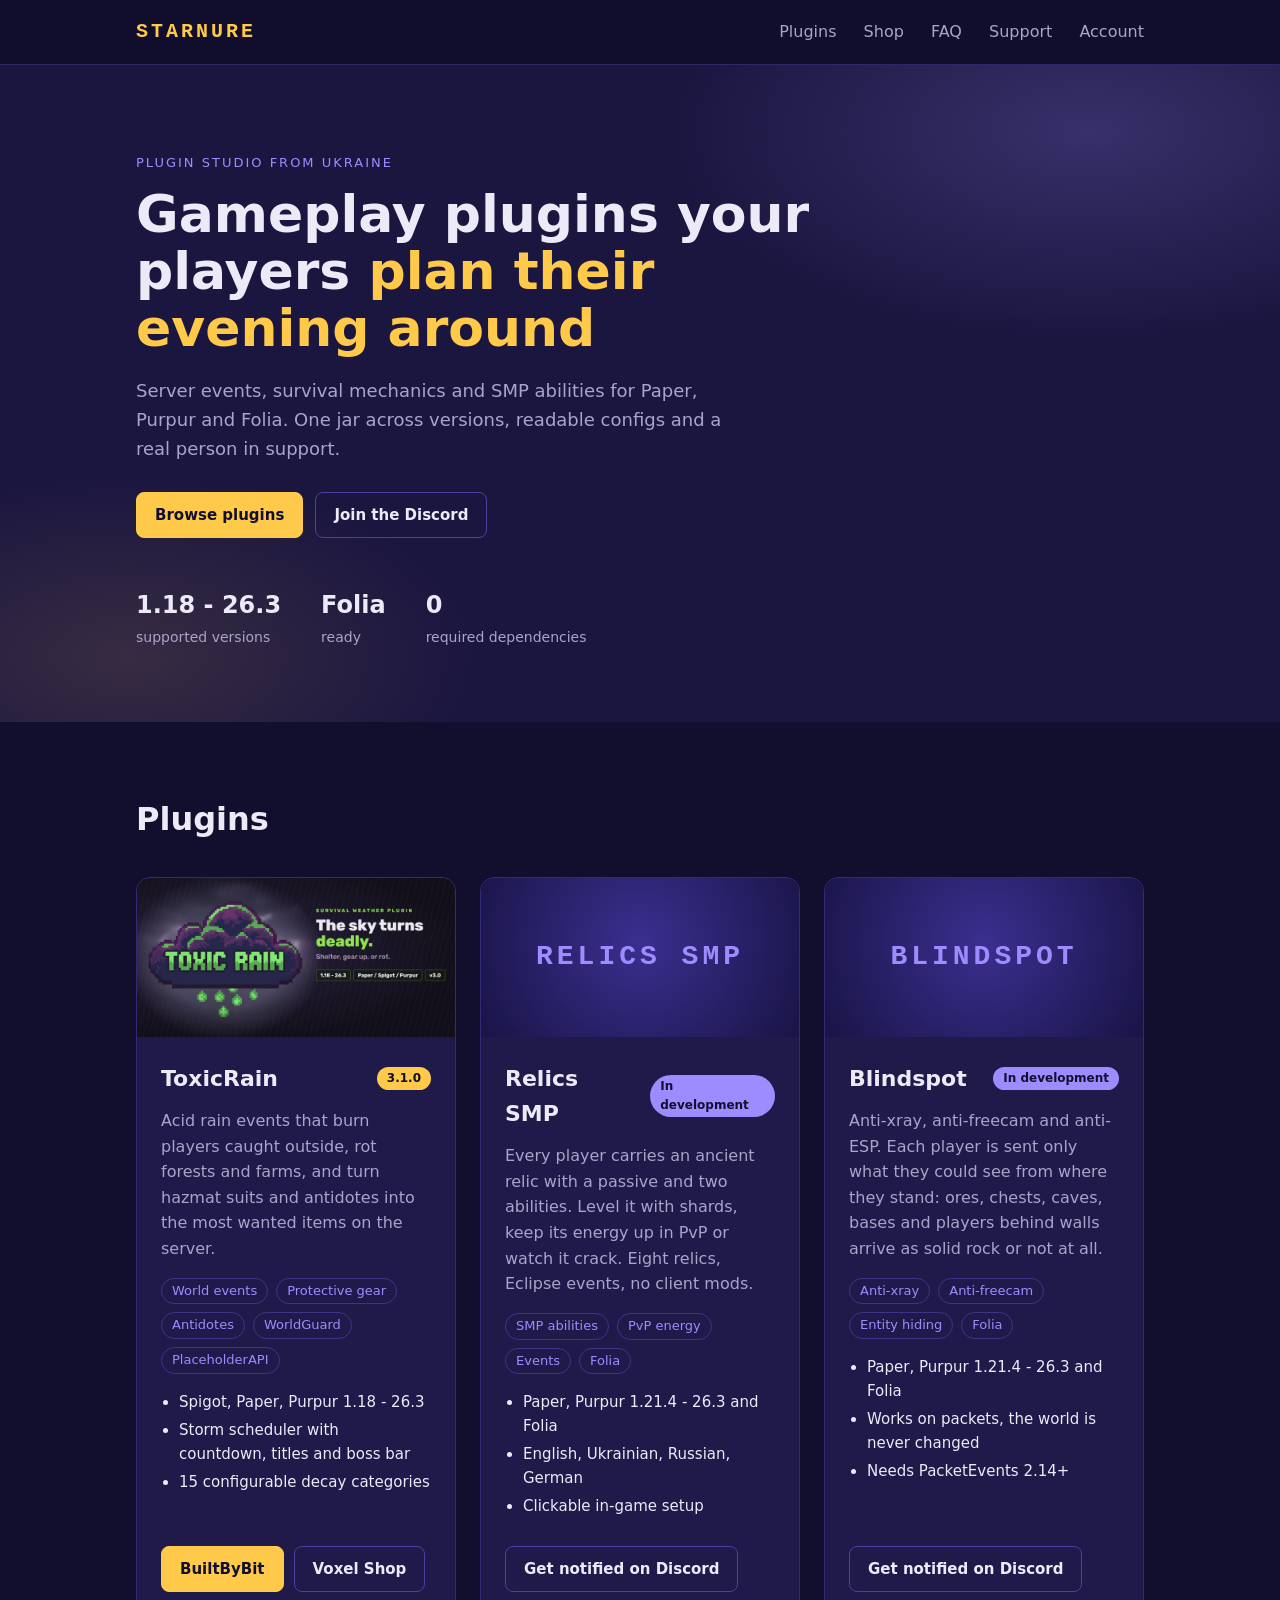
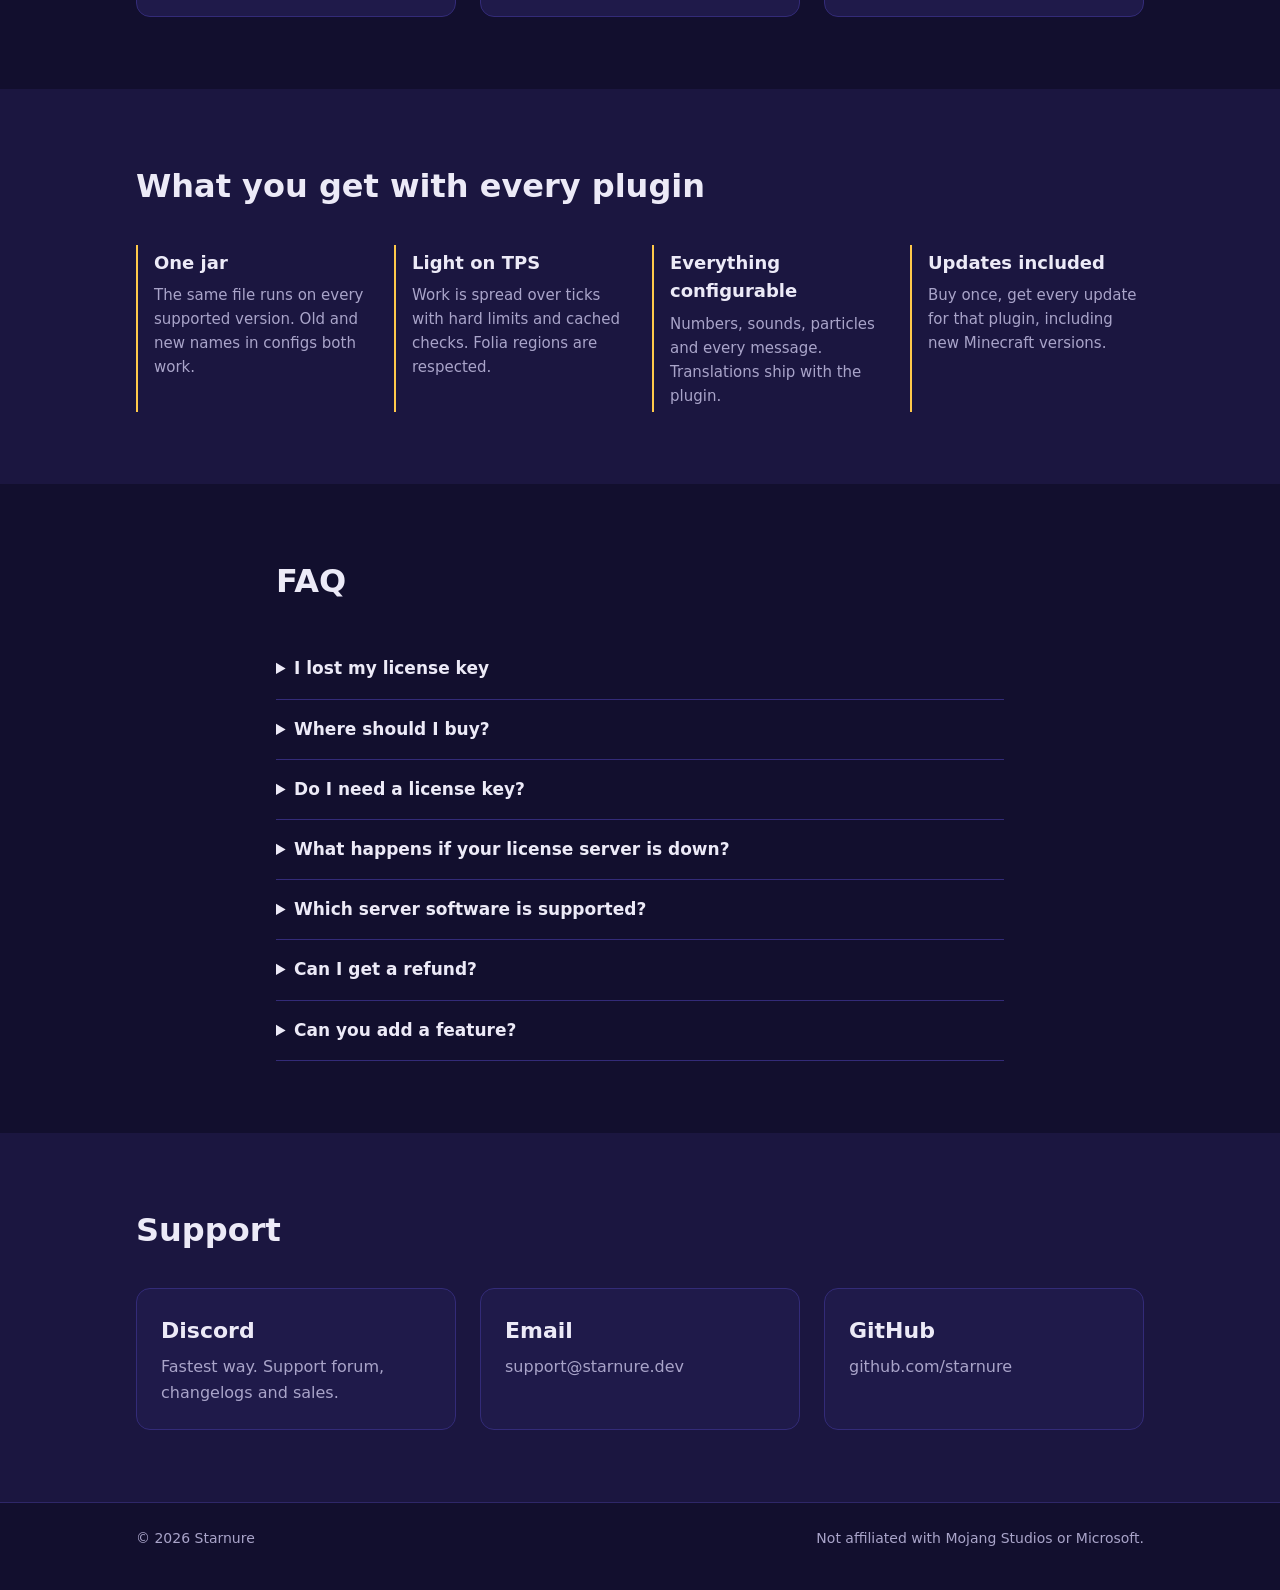
<file: index.html>
<!doctype html>
<html lang="en">
<head>
<meta charset="utf-8">
<meta name="viewport" content="width=device-width, initial-scale=1">
<title>Starnure - Minecraft plugins for Paper &amp; Folia</title>
<meta name="description" content="Starnure - premium Minecraft plugins for Paper, Purpur and Folia, made in Ukraine. ToxicRain, Relics SMP, Blindspot and more.">
<meta property="og:title" content="Starnure">
<meta property="og:description" content="Minecraft plugins for Paper, Purpur and Folia, made in Ukraine.">
<meta property="og:image" content="https://starnure.dev/img/toxicrain/cover.jpg">
<link rel="stylesheet" href="/style.css">
</head>
<body>
<header class="top">
  <div class="wrap">
    <a class="brand" href="/">STARNURE</a>
    <nav>
      <a href="#plugins">Plugins</a>
      <a href="/shop/">Shop</a>
      <a href="#faq">FAQ</a>
      <a href="#support">Support</a>
      <a href="/account/">Account</a>
    </nav>
  </div>
</header>

<div class="hero">
  <div class="wrap">
    <p class="eyebrow">Plugin studio from Ukraine</p>
    <h1>Gameplay plugins your players <span>plan their evening around</span></h1>
    <p class="lead">Server events, survival mechanics and SMP abilities for Paper, Purpur and Folia. One jar across versions, readable configs and a real person in support.</p>
    <div class="actions">
      <a class="btn" href="#plugins">Browse plugins</a>
      <a class="btn ghost" href="https://discord.gg/bHNzab9jDj">Join the Discord</a>
    </div>
    <ul class="stats">
      <li><b>1.18 - 26.3</b><span>supported versions</span></li>
      <li><b>Folia</b><span>ready</span></li>
      <li><b>0</b><span>required dependencies</span></li>
    </ul>
  </div>
</div>

<section id="plugins">
  <div class="wrap">
    <h2>Plugins</h2>
    <div class="grid">
      <article class="card product">
        <img src="/img/toxicrain/cover.jpg" alt="ToxicRain cover" loading="lazy">
        <div class="body">
          <div class="head"><h3>ToxicRain</h3><span class="badge">3.1.0</span></div>
          <p>Acid rain events that burn players caught outside, rot forests and farms, and turn hazmat suits and antidotes into the most wanted items on the server.</p>
          <ul class="tags">
            <li>World events</li><li>Protective gear</li><li>Antidotes</li><li>WorldGuard</li><li>PlaceholderAPI</li>
          </ul>
          <ul class="facts">
            <li>Spigot, Paper, Purpur 1.18 - 26.3</li>
            <li>Storm scheduler with countdown, titles and boss bar</li>
            <li>15 configurable decay categories</li>
          </ul>
          <div class="stores">
            <a class="btn" href="https://builtbybit.com/resources/toxicrain-deadly-weather-for-minecraft.60769/">BuiltByBit</a>
            <a class="btn ghost" href="https://voxel.shop/product/8824/toxicrain">Voxel Shop</a>
          </div>
        </div>
      </article>

      <article class="card product soon">
        <div class="placeholder"><span>Relics SMP</span></div>
        <div class="body">
          <div class="head"><h3>Relics SMP</h3><span class="badge lilac">In development</span></div>
          <p>Every player carries an ancient relic with a passive and two abilities. Level it with shards, keep its energy up in PvP or watch it crack. Eight relics, Eclipse events, no client mods.</p>
          <ul class="tags">
            <li>SMP abilities</li><li>PvP energy</li><li>Events</li><li>Folia</li>
          </ul>
          <ul class="facts">
            <li>Paper, Purpur 1.21.4 - 26.3 and Folia</li>
            <li>English, Ukrainian, Russian, German</li>
            <li>Clickable in-game setup</li>
          </ul>
          <div class="stores">
            <a class="btn ghost" href="https://discord.gg/bHNzab9jDj">Get notified on Discord</a>
          </div>
        </div>
      </article>

      <article class="card product soon">
        <div class="placeholder"><span>Blindspot</span></div>
        <div class="body">
          <div class="head"><h3>Blindspot</h3><span class="badge lilac">In development</span></div>
          <p>Anti-xray, anti-freecam and anti-ESP. Each player is sent only what they could see from where they stand: ores, chests, caves, bases and players behind walls arrive as solid rock or not at all.</p>
          <ul class="tags">
            <li>Anti-xray</li><li>Anti-freecam</li><li>Entity hiding</li><li>Folia</li>
          </ul>
          <ul class="facts">
            <li>Paper, Purpur 1.21.4 - 26.3 and Folia</li>
            <li>Works on packets, the world is never changed</li>
            <li>Needs PacketEvents 2.14+</li>
          </ul>
          <div class="stores">
            <a class="btn ghost" href="https://discord.gg/bHNzab9jDj">Get notified on Discord</a>
          </div>
        </div>
      </article>
    </div>
  </div>
</section>

<section class="alt">
  <div class="wrap">
    <h2>What you get with every plugin</h2>
    <div class="grid four">
      <div class="point"><h3>One jar</h3><p>The same file runs on every supported version. Old and new names in configs both work.</p></div>
      <div class="point"><h3>Light on TPS</h3><p>Work is spread over ticks with hard limits and cached checks. Folia regions are respected.</p></div>
      <div class="point"><h3>Everything configurable</h3><p>Numbers, sounds, particles and every message. Translations ship with the plugin.</p></div>
      <div class="point"><h3>Updates included</h3><p>Buy once, get every update for that plugin, including new Minecraft versions.</p></div>
    </div>
  </div>
</section>

<section id="faq">
  <div class="wrap narrow">
    <h2>FAQ</h2>
    <details>
      <summary>I lost my license key</summary>
      <p>Bought on starnure.dev? Sign in to <a href="/account/">your account</a> with the same Discord: every key and download is there. Bought elsewhere? Run <code>/verify</code> in our Discord again, you get the same key.</p>
    </details>
    <details>
      <summary>Where should I buy?</summary>
      <p>Wherever you prefer. BuiltByBit, Voxel Shop and starnure.dev get the same jar and the same updates. Buying on starnure.dev directly means the full price goes to development.</p>
    </details>
    <details>
      <summary>Do I need a license key?</summary>
      <p>Yes. Start the server once, paste the key into <code>plugins/&lt;plugin&gt;/license.yml</code> and restart. Bought on BuiltByBit or Voxel Shop? Run <code>/verify</code> in our Discord to get your key. One key works on 3 servers; ask in support if you need more.</p>
    </details>
    <details>
      <summary>What happens if your license server is down?</summary>
      <p>Nothing you would notice. After the first activation the plugin keeps working offline for 7 days and checks again in the background.</p>
    </details>
    <details>
      <summary>Which server software is supported?</summary>
      <p>Each plugin lists its versions above. ToxicRain runs on Spigot, Paper and Purpur 1.18 - 26.3. Relics SMP and Blindspot target Paper, Purpur 1.21.4 - 26.3 and Folia.</p>
    </details>
    <details>
      <summary>Can I get a refund?</summary>
      <p>If the plugin does not work on your server and we cannot fix it, write to support and we will refund you.</p>
    </details>
    <details>
      <summary>Can you add a feature?</summary>
      <p>Post it in the suggestions forum on Discord. Popular requests go into the next update.</p>
    </details>
  </div>
</section>

<section id="support" class="alt">
  <div class="wrap">
    <h2>Support</h2>
    <div class="grid three">
      <a class="card contact" href="https://discord.gg/bHNzab9jDj"><h3>Discord</h3><p>Fastest way. Support forum, changelogs and sales.</p></a>
      <a class="card contact" href="mailto:support@starnure.dev"><h3>Email</h3><p>support@starnure.dev</p></a>
      <a class="card contact" href="https://github.com/starnure"><h3>GitHub</h3><p>github.com/starnure</p></a>
    </div>
  </div>
</section>

<footer>
  <div class="wrap">
    <span>&copy; 2026 Starnure</span>
    <span>Not affiliated with Mojang Studios or Microsoft.</span>
  </div>
</footer>
</body>
</html>
</file>
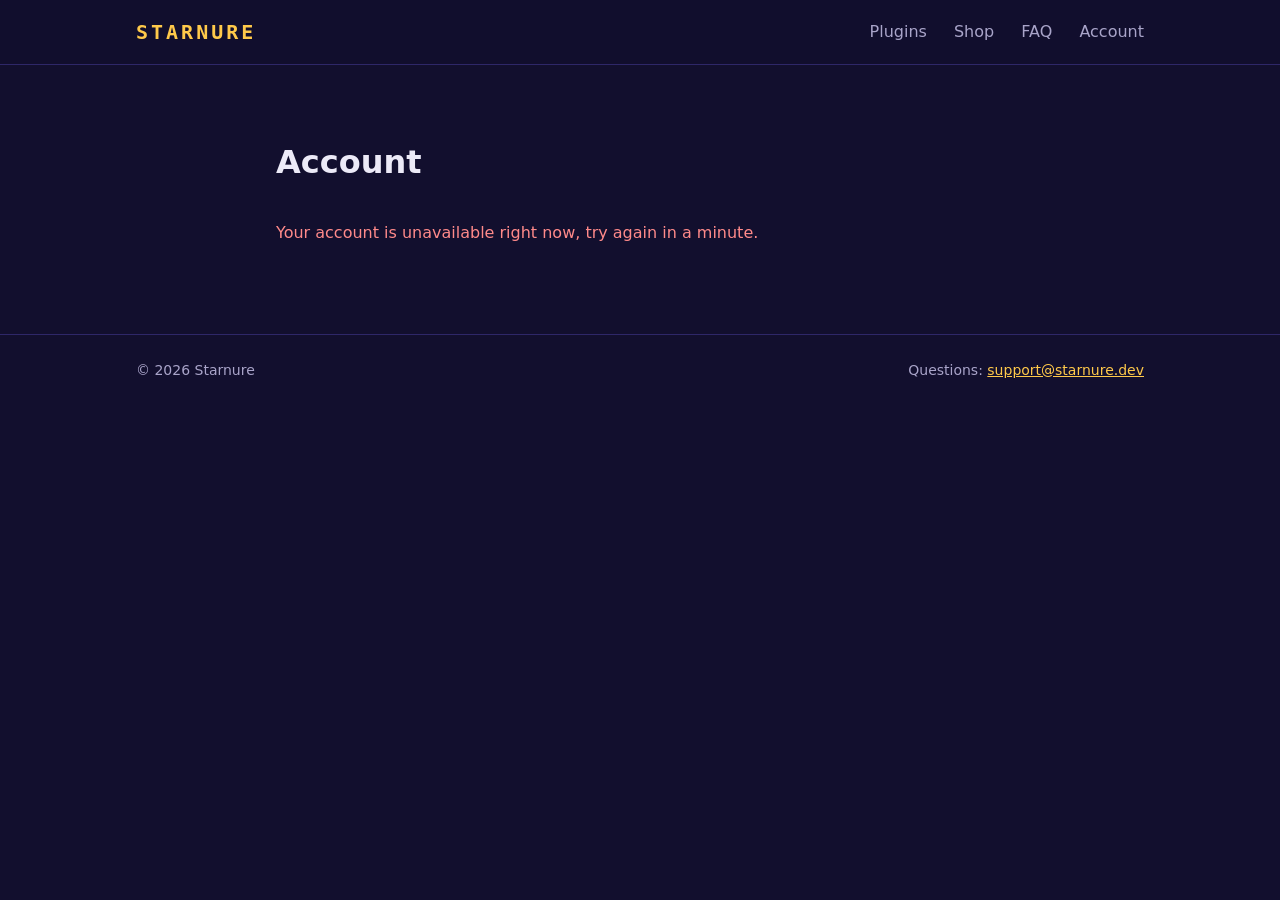
<file: account/index.html>
<!doctype html>
<html lang="en">
<head>
<meta charset="utf-8">
<meta name="viewport" content="width=device-width, initial-scale=1">
<title>Account - Starnure</title>
<meta name="robots" content="noindex">
<link rel="stylesheet" href="/style.css">
<style>
  .who { display: flex; align-items: center; gap: 14px; margin-bottom: 32px; }
  .who img { width: 48px; height: 48px; border-radius: 50%; }
  .who b { display: block; font-size: 18px; }
  .who button { margin-left: auto; }
  .lic { padding: 24px; margin-bottom: 16px; }
  .lic .head { margin-bottom: 12px; }
  .lic code { display: inline-block; font-size: 17px; padding: 6px 12px; user-select: all; }
  .lic .meta { color: var(--muted); font-size: 14px; margin: 12px 0 16px; }
  .row { display: flex; flex-wrap: wrap; gap: 10px; align-items: center; }
  .note { color: var(--muted); font-size: 15px; }
  .error { color: #FF8A8A; }
</style>
</head>
<body>
<header class="top">
  <div class="wrap">
    <a class="brand" href="/">STARNURE</a>
    <nav>
      <a href="/#plugins">Plugins</a>
      <a href="/shop/">Shop</a>
      <a href="/#faq">FAQ</a>
      <a href="/account/">Account</a>
    </nav>
  </div>
</header>

<section>
  <div class="wrap narrow">
    <h2>Account</h2>
    <div id="app"><p class="note">Loading...</p></div>
  </div>
</section>

<footer>
  <div class="wrap">
    <span>&copy; 2026 Starnure</span>
    <span>Questions: <a href="mailto:support@starnure.dev">support@starnure.dev</a></span>
  </div>
</footer>

<script src="/api.js"></script>
<script>
  const app = document.getElementById("app");

  function license(l) {
    const date = new Date(l.created_at * 1000).toLocaleDateString();
    return `
      <div class="card lic">
        <div class="head"><h3>${esc(l.name)}</h3>${l.revoked ? '<span class="badge lilac">Revoked</span>' : ""}</div>
        <div class="row">
          <code>${esc(l.key)}</code>
          <button class="btn ghost" data-copy="${esc(l.key)}">Copy</button>
          ${l.download_url ? `<a class="btn" href="${esc(l.download_url)}">Download</a>` : ""}
        </div>
        <p class="meta">Bought ${esc(date)} &middot; active on ${l.servers} of ${l.max_instances} servers</p>
      </div>`;
  }

  async function main() {
    let data;
    try {
      data = await me();
    } catch (e) {
      app.innerHTML = `<p class="error">Your account is unavailable right now, try again in a minute.</p>`;
      return;
    }
    if (!data) {
      app.innerHTML = `
        <p class="note">Sign in to see your plugins, license keys and downloads.</p>
        <p><a class="btn" href="${esc(loginUrl())}">Sign in with Discord</a></p>`;
      return;
    }
    const { account, licenses } = data;
    app.innerHTML = `
      <div class="who">
        ${account.avatar ? `<img src="${esc(account.avatar)}" alt="">` : ""}
        <div><b>${esc(account.name)}</b><span class="note">Signed in with Discord</span></div>
        <button class="btn ghost" id="logout">Sign out</button>
      </div>
      <h3>Your plugins</h3>
      ${licenses.length ? licenses.map(license).join("") :
        `<p class="note">No purchases yet. <a href="/shop/">Visit the shop</a>.</p>`}
      <p class="note">Bought on BuiltByBit or Voxel Shop? Run <code>/verify</code> in our <a href="https://discord.gg/bHNzab9jDj">Discord</a> to get a key.</p>`;

    document.getElementById("logout").onclick = async () => {
      await post("/v1/auth/logout");
      location.reload();
    };
    app.querySelectorAll("[data-copy]").forEach((b) => b.onclick = async () => {
      await navigator.clipboard.writeText(b.dataset.copy);
      b.textContent = "Copied";
    });
  }
  main();
</script>
</body>
</html>
</file>
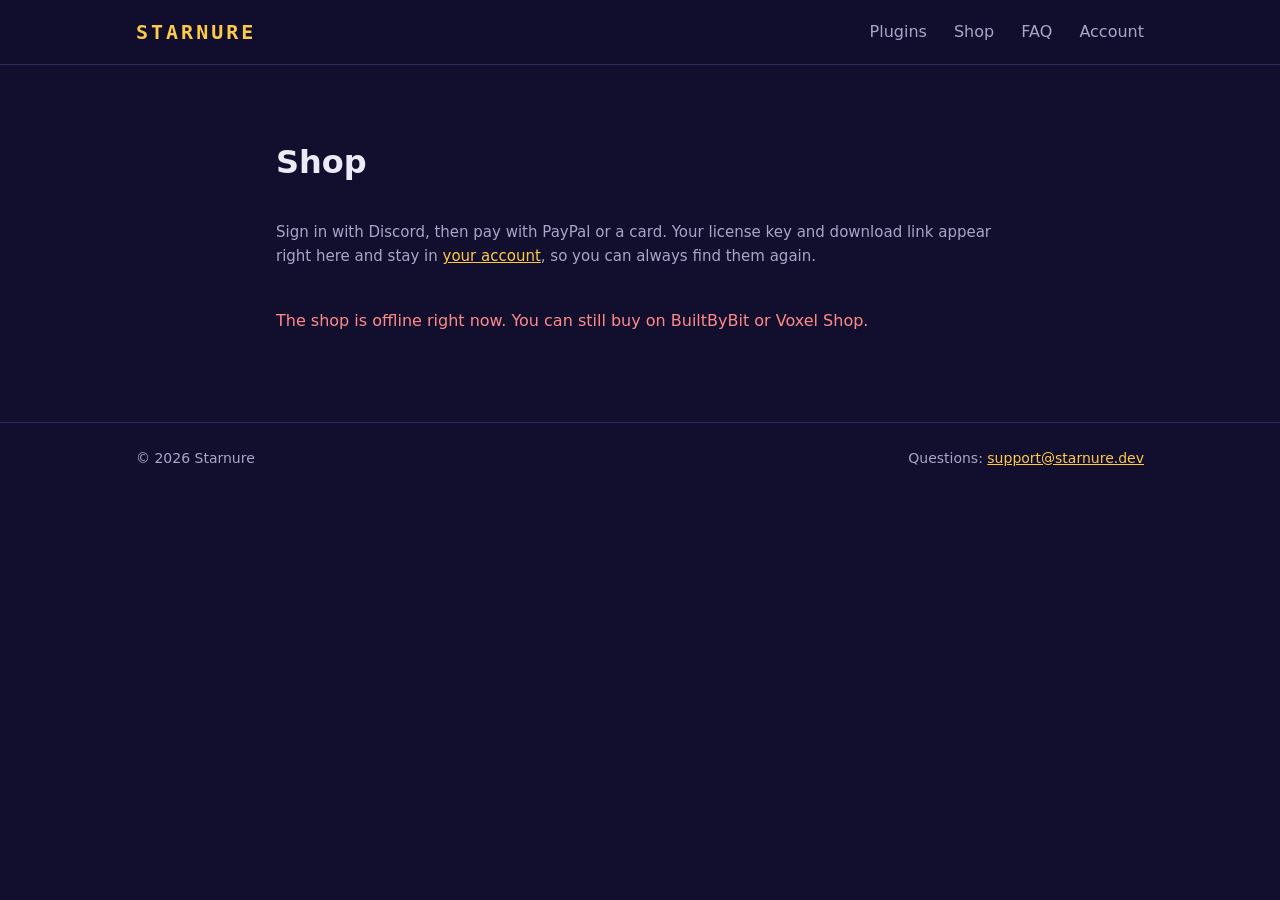
<file: shop/index.html>
<!doctype html>
<html lang="en">
<head>
<meta charset="utf-8">
<meta name="viewport" content="width=device-width, initial-scale=1">
<title>Shop - Starnure</title>
<meta name="description" content="Buy Starnure plugins directly: instant license key and download.">
<link rel="stylesheet" href="/style.css">
<style>
  .shop-item { padding: 24px; display: grid; gap: 20px; grid-template-columns: 1fr 260px; align-items: center; }
  .shop-item h3 { margin: 0 0 6px; }
  .shop-item p { margin: 0; color: var(--muted); }
  .price { font-size: 28px; font-weight: 700; color: var(--gold); margin-top: 8px; }
  .result { margin-top: 32px; padding: 24px; border: 1px solid var(--gold); border-radius: 14px; background: var(--card); }
  .result code { display: inline-block; font-size: 18px; padding: 6px 12px; margin: 8px 0; user-select: all; }
  .note { color: var(--muted); font-size: 15px; }
  .error { color: #FF8A8A; }
  @media (max-width: 640px) { .shop-item { grid-template-columns: 1fr; } }
</style>
</head>
<body>
<header class="top">
  <div class="wrap">
    <a class="brand" href="/">STARNURE</a>
    <nav>
      <a href="/#plugins">Plugins</a>
      <a href="/shop/">Shop</a>
      <a href="/#faq">FAQ</a>
      <a href="/account/">Account</a>
    </nav>
  </div>
</header>

<section>
  <div class="wrap narrow">
    <h2>Shop</h2>
    <p class="note">Sign in with Discord, then pay with PayPal or a card. Your license key and download link appear right here and stay in <a href="/account/">your account</a>, so you can always find them again.</p>
    <div id="items" class="grid" style="grid-template-columns: 1fr; margin-top: 24px;">
      <p class="note">Loading...</p>
    </div>
    <div id="result" class="result" hidden></div>
  </div>
</section>

<footer>
  <div class="wrap">
    <span>&copy; 2026 Starnure</span>
    <span>Questions: <a href="mailto:support@starnure.dev">support@starnure.dev</a></span>
  </div>
</footer>

<script src="/api.js"></script>
<script>
  const PAYPAL_CLIENT_ID = "BAA57dIURIWRmkRblnAVLf-NzLwPO0x1obgJm0fHQusEAfMMPKxrz4thCH7140MUlUSH9qyUh_UGWi0ULI"; // sandbox; switch to live with PAYPAL_API
  const blurbs = {
    toxicrain: "Acid rain events, world decay, protective gear and antidotes. Spigot, Paper, Purpur 1.18 - 26.3.",
    relicssmp: "Relics with passives and abilities, PvP energy and Eclipse events. Paper, Purpur, Folia.",
    blindspot: "Anti-xray, anti-freecam and anti-ESP on packets. Paper, Purpur, Folia 1.21.4 - 26.3.",
  };
  const items = document.getElementById("items");
  const result = document.getElementById("result");

  function showKey(data) {
    result.hidden = false;
    result.innerHTML =
      `<h3>Thank you!</h3><p>Your license key:</p><code>${esc(data.key)}</code>` +
      (data.download_url ? `<p><a class="btn" href="${esc(data.download_url)}">Download the jar</a></p>` : "") +
      `<p class="note">Drop the jar into <code>plugins</code>, start the server once, put the key into ` +
      `<code>plugins/&lt;plugin&gt;/license.yml</code> and restart. The key and download stay in <a href="/account/">your account</a>. ` +
      `Join our <a href="https://discord.gg/bHNzab9jDj">Discord</a> for updates.</p>`;
    result.scrollIntoView({ behavior: "smooth" });
  }

  function fail(msg) {
    result.hidden = false;
    result.innerHTML = `<p class="error">${esc(msg)}</p><p class="note">If you were charged, the key is in <a href="/account/">your account</a>. Still missing? Write to support@starnure.dev with your PayPal receipt.</p>`;
  }

  async function main() {
    let products, user;
    try {
      [products, user] = await Promise.all([fetch(API + "/v1/products").then((r) => r.json()), me()]);
    } catch (e) {
      items.innerHTML = `<p class="error">The shop is offline right now. You can still buy on BuiltByBit or Voxel Shop.</p>`;
      return;
    }
    if (!products.length) {
      items.innerHTML = `<p class="note">Direct checkout opens soon. For now, buy on <a href="https://builtbybit.com/resources/toxicrain-deadly-weather-for-minecraft.60769/">BuiltByBit</a> or <a href="https://voxel.shop/product/8824/toxicrain">Voxel Shop</a>.</p>`;
      return;
    }
    items.innerHTML = products.map((p) => `
      <div class="card shop-item" id="${esc(p.id)}">
        <div><h3>${esc(p.name)}</h3><p>${esc(blurbs[p.id] || "")}</p><div class="price">$${esc(p.price)}</div></div>
        <div id="pay-${esc(p.id)}"><p class="note">Payment is loading...</p></div>
      </div>`).join("");

    if (!user) {
      products.forEach((p) => {
        document.getElementById("pay-" + p.id).innerHTML =
          `<a class="btn" href="${esc(loginUrl())}">Sign in with Discord to buy</a>`;
      });
      return;
    }

    const sdk = document.createElement("script");
    sdk.src = `https://www.paypal.com/sdk/js?client-id=${encodeURIComponent(PAYPAL_CLIENT_ID)}&currency=USD&intent=capture`;
    sdk.onerror = () => products.forEach((p) => {
      document.getElementById("pay-" + p.id).innerHTML = `<p class="note">Payment is not available yet.</p>`;
    });
    sdk.onload = () => products.forEach((p) => {
      document.getElementById("pay-" + p.id).innerHTML = "";
      paypal.Buttons({
        style: { layout: "vertical", color: "gold", label: "pay" },
        createOrder: () => post("/v1/orders", { product: p.id }).then((o) => o.id),
        onApprove: (data) => post(`/v1/orders/${data.orderID}/capture`).then(showKey).catch((e) => fail(e.message)),
        onError: (e) => fail("Payment failed: " + e),
      }).render("#pay-" + p.id);
    });
    document.head.appendChild(sdk);
    if (location.hash) document.querySelector(location.hash)?.scrollIntoView();
  }
  main();
</script>
</body>
</html>
</file>
<file: style.css>
:root {
  --night: #1B1640;
  --night-deep: #120F2E;
  --gold: #FFC94A;
  --lilac: #9D8CFF;
  --text: #ECEAF7;
  --muted: #A9A4C9;
  --card: #1F1A4A;
  --line: #332B78;
}
* { box-sizing: border-box; }
html { scroll-behavior: smooth; }
body {
  margin: 0;
  background: var(--night-deep);
  color: var(--text);
  font: 16px/1.6 system-ui, -apple-system, "Segoe UI", Roboto, sans-serif;
}
a { color: var(--gold); }
code { background: #2A2363; border-radius: 4px; padding: 1px 6px; font-size: 14px; }
.wrap { max-width: 1040px; margin: 0 auto; padding: 0 16px; }
.narrow { max-width: 760px; }

.top { position: sticky; top: 0; z-index: 10; background: rgba(18, 15, 46, .88); backdrop-filter: blur(8px); border-bottom: 1px solid #2E2768; }
.top .wrap { display: flex; align-items: center; justify-content: space-between; height: 64px; }
.brand { font: 700 20px/1 ui-monospace, Consolas, monospace; letter-spacing: 3px; color: var(--gold); text-decoration: none; }
nav a { color: var(--muted); text-decoration: none; margin-left: 22px; }
nav a:hover { color: var(--text); }

.hero {
  padding: 88px 0 72px;
  background:
    radial-gradient(600px 300px at 85% 10%, rgba(157, 140, 255, .22), transparent 70%),
    radial-gradient(500px 260px at 10% 90%, rgba(255, 201, 74, .12), transparent 70%),
    var(--night);
}
.eyebrow { color: var(--lilac); text-transform: uppercase; letter-spacing: 2px; font-size: 13px; margin: 0 0 12px; }
.hero h1 { font-size: clamp(30px, 6vw, 52px); line-height: 1.1; margin: 0 0 20px; max-width: 760px; }
.hero h1 span { color: var(--gold); }
.lead { color: var(--muted); font-size: 18px; margin: 0 0 28px; max-width: 600px; }
.actions { display: flex; flex-wrap: wrap; gap: 12px; }
.stats { list-style: none; padding: 0; margin: 48px 0 0; display: flex; flex-wrap: wrap; gap: 40px; }
.stats b { display: block; font-size: 24px; color: var(--text); }
.stats span { color: var(--muted); font-size: 14px; }

section { padding: 72px 0; }
section.alt { background: var(--night); }
h2 { font-size: clamp(24px, 4vw, 32px); margin: 0 0 32px; }

.btn { display: inline-block; background: var(--gold); color: var(--night-deep); font-weight: 600; text-decoration: none; padding: 10px 18px; border-radius: 8px; border: 1px solid var(--gold); cursor: pointer; font-size: 15px; }
.btn:hover { filter: brightness(1.08); }
.btn.ghost { background: transparent; color: var(--text); border-color: #4A41A0; }
.btn.ghost:hover { border-color: var(--lilac); }

.grid { display: grid; gap: 24px; grid-template-columns: repeat(auto-fit, minmax(300px, 1fr)); }
.grid.three { grid-template-columns: repeat(auto-fit, minmax(220px, 1fr)); }
.grid.four { grid-template-columns: repeat(auto-fit, minmax(210px, 1fr)); }

.card { background: var(--card); border: 1px solid var(--line); border-radius: 14px; overflow: hidden; }
.card h3 { margin: 0; font-size: 22px; }
.product { display: flex; flex-direction: column; }
.product img, .product .placeholder { width: 100%; aspect-ratio: 2 / 1; height: auto; object-fit: cover; display: block; }
.product .placeholder { display: flex; align-items: center; justify-content: center; background: radial-gradient(circle at 50% 40%, #3A2F8F, #191446); }
.placeholder span { font: 700 28px/1 ui-monospace, Consolas, monospace; letter-spacing: 4px; color: var(--lilac); text-transform: uppercase; }
.product .body { padding: 24px; display: flex; flex-direction: column; flex: 1; }
.product p { color: var(--muted); margin: 12px 0 16px; }
.head { display: flex; align-items: center; justify-content: space-between; gap: 12px; }
.badge { font-size: 12px; font-weight: 600; color: var(--night-deep); background: var(--gold); border-radius: 999px; padding: 2px 10px; }
.badge.lilac { background: var(--lilac); }
.tags { margin: 0 0 16px; padding: 0; list-style: none; display: flex; flex-wrap: wrap; gap: 8px; }
.tags li { font-size: 13px; color: var(--lilac); border: 1px solid #3D3488; border-radius: 999px; padding: 2px 10px; }
.facts { margin: 0 0 24px; padding-left: 18px; color: var(--text); font-size: 15px; }
.facts li { margin-bottom: 4px; }
.stores { display: flex; flex-wrap: wrap; gap: 10px; margin-top: auto; }

.point { border-left: 2px solid var(--gold); padding: 4px 0 4px 16px; }
.point h3 { margin: 0 0 6px; font-size: 18px; }
.point p { margin: 0; color: var(--muted); font-size: 15px; }

details { border-bottom: 1px solid var(--line); padding: 16px 0; }
summary { cursor: pointer; font-weight: 600; font-size: 17px; }
details p { color: var(--muted); margin: 12px 0 0; }

.contact { display: block; padding: 24px; text-decoration: none; color: var(--text); transition: border-color .15s; }
.contact:hover { border-color: var(--gold); }
.contact p { margin: 6px 0 0; color: var(--muted); }

footer { border-top: 1px solid #2E2768; padding: 24px 0 40px; color: var(--muted); font-size: 14px; }
footer .wrap { display: flex; flex-wrap: wrap; justify-content: space-between; gap: 8px; }

@media (max-width: 560px) {
  nav a { margin-left: 14px; font-size: 15px; }
  nav a[href="#support"] { display: none; }
  .hero { padding: 56px 0 48px; }
  .stats { gap: 24px; }
  section { padding: 56px 0; }
}
</file>
